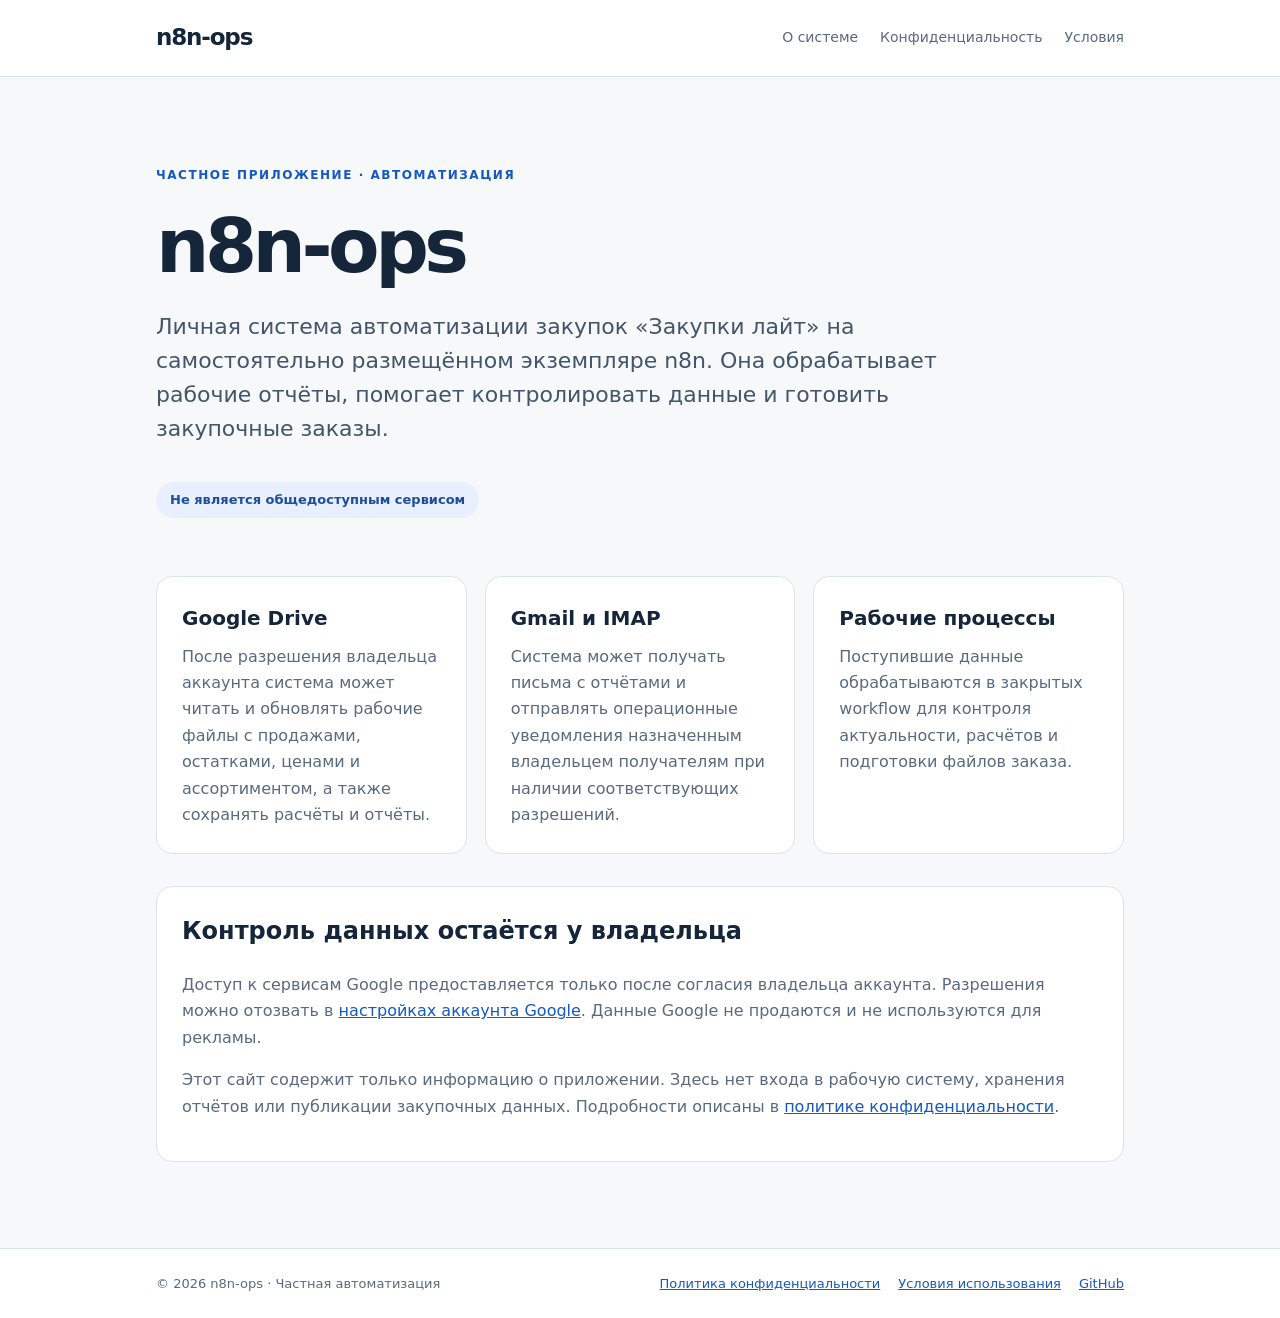
<file: index.html>
<!doctype html>
<html lang="ru">
<head>
  <meta charset="utf-8"><meta name="viewport" content="width=device-width,initial-scale=1">
  <meta name="description" content="n8n-ops — личное приложение автоматизации закупок с интеграциями Gmail и Google Drive.">
  <title>n8n-ops — автоматизация закупок</title><link rel="stylesheet" href="/styles.css">
</head>
<body>
  <header class="topbar"><div class="wrap header-inner"><a class="brand" href="/">n8n-ops</a><nav aria-label="Навигация"><a href="/">О системе</a><a href="/privacy.html">Конфиденциальность</a><a href="/terms.html">Условия</a></nav></div></header>
  <main class="wrap">
    <section class="hero"><span class="eyebrow">Частное приложение · автоматизация</span><h1>n8n-ops</h1><p class="lead">Личная система автоматизации закупок «Закупки лайт» на самостоятельно размещённом экземпляре n8n. Она обрабатывает рабочие отчёты, помогает контролировать данные и готовить закупочные заказы.</p><span class="pill">Не является общедоступным сервисом</span></section>
    <section class="columns" aria-label="Возможности">
      <article class="panel"><h2>Google Drive</h2><p>После разрешения владельца аккаунта система может читать и обновлять рабочие файлы с продажами, остатками, ценами и ассортиментом, а также сохранять расчёты и отчёты.</p></article>
      <article class="panel"><h2>Gmail и IMAP</h2><p>Система может получать письма с отчётами и отправлять операционные уведомления назначенным владельцем получателям при наличии соответствующих разрешений.</p></article>
      <article class="panel"><h2>Рабочие процессы</h2><p>Поступившие данные обрабатываются в закрытых workflow для контроля актуальности, расчётов и подготовки файлов заказа.</p></article>
    </section>
    <section class="note"><h2>Контроль данных остаётся у владельца</h2><p>Доступ к сервисам Google предоставляется только после согласия владельца аккаунта. Разрешения можно отозвать в <a href="https://myaccount.google.com/connections">настройках аккаунта Google</a>. Данные Google не продаются и не используются для рекламы.</p><p>Этот сайт содержит только информацию о приложении. Здесь нет входа в рабочую систему, хранения отчётов или публикации закупочных данных. Подробности описаны в <a href="/privacy.html">политике конфиденциальности</a>.</p></section>
  </main>
  <footer><div class="wrap footer-inner"><span>© 2026 n8n-ops · Частная автоматизация</span><div><a href="/privacy.html">Политика конфиденциальности</a><a href="/terms.html">Условия использования</a><a href="https://github.com/Stan4p/Stan4p.github.io">GitHub</a></div></div></footer>
</body>
</html>
</file>
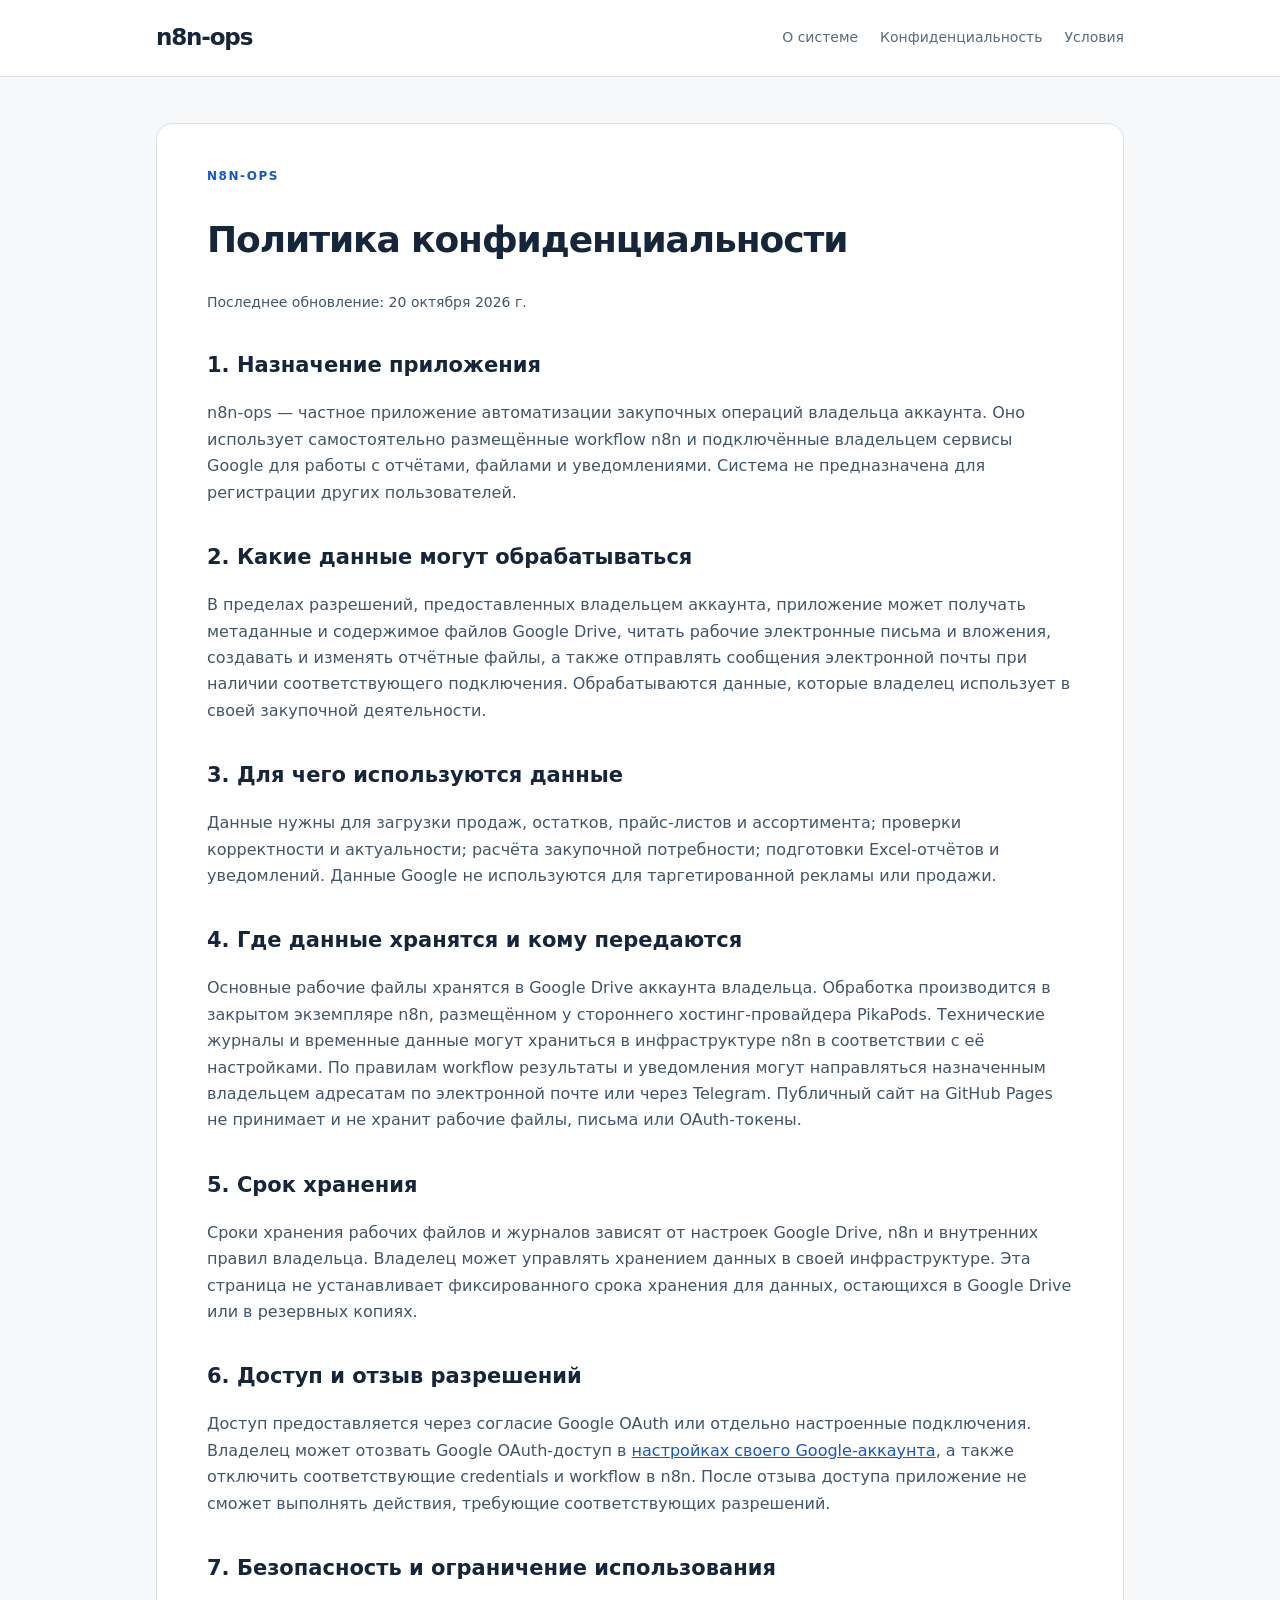
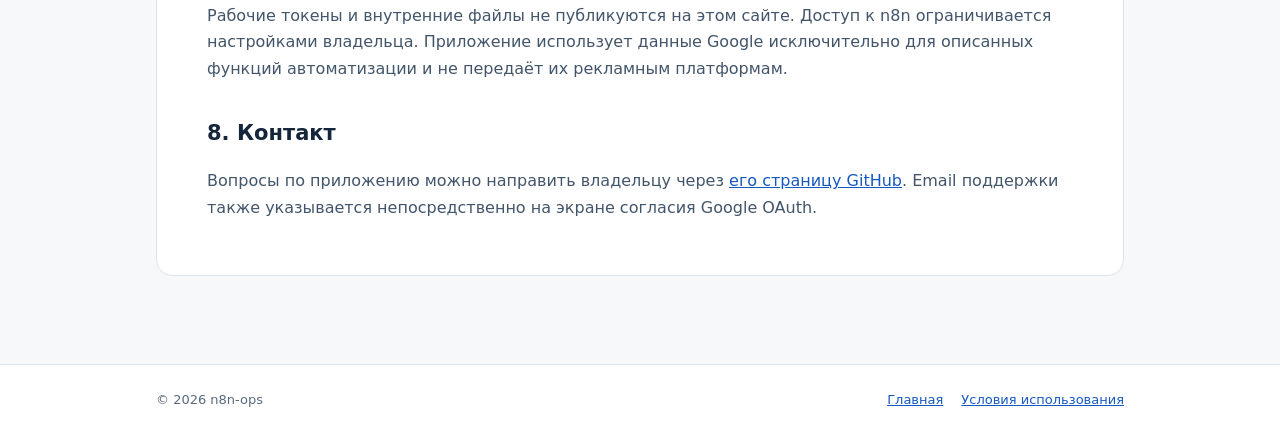
<file: privacy.html>
<!doctype html>
<html lang="ru"><head><meta charset="utf-8"><meta name="viewport" content="width=device-width,initial-scale=1"><meta name="description" content="Политика конфиденциальности частного приложения n8n-ops"><title>Политика конфиденциальности — n8n-ops</title><link rel="stylesheet" href="/styles.css"></head>
<body>
<header class="topbar"><div class="wrap header-inner"><a class="brand" href="/">n8n-ops</a><nav aria-label="Навигация"><a href="/">О системе</a><a href="/privacy.html">Конфиденциальность</a><a href="/terms.html">Условия</a></nav></div></header>
<main class="wrap"><article class="legal"><span class="eyebrow">n8n-ops</span><h1>Политика конфиденциальности</h1><p class="meta">Последнее обновление: 20 октября 2026 г.</p>
<h2>1. Назначение приложения</h2><p>n8n-ops — частное приложение автоматизации закупочных операций владельца аккаунта. Оно использует самостоятельно размещённые workflow n8n и подключённые владельцем сервисы Google для работы с отчётами, файлами и уведомлениями. Система не предназначена для регистрации других пользователей.</p>
<h2>2. Какие данные могут обрабатываться</h2><p>В пределах разрешений, предоставленных владельцем аккаунта, приложение может получать метаданные и содержимое файлов Google Drive, читать рабочие электронные письма и вложения, создавать и изменять отчётные файлы, а также отправлять сообщения электронной почты при наличии соответствующего подключения. Обрабатываются данные, которые владелец использует в своей закупочной деятельности.</p>
<h2>3. Для чего используются данные</h2><p>Данные нужны для загрузки продаж, остатков, прайс-листов и ассортимента; проверки корректности и актуальности; расчёта закупочной потребности; подготовки Excel-отчётов и уведомлений. Данные Google не используются для таргетированной рекламы или продажи.</p>
<h2>4. Где данные хранятся и кому передаются</h2><p>Основные рабочие файлы хранятся в Google Drive аккаунта владельца. Обработка производится в закрытом экземпляре n8n, размещённом у стороннего хостинг-провайдера PikaPods. Технические журналы и временные данные могут храниться в инфраструктуре n8n в соответствии с её настройками. По правилам workflow результаты и уведомления могут направляться назначенным владельцем адресатам по электронной почте или через Telegram. Публичный сайт на GitHub Pages не принимает и не хранит рабочие файлы, письма или OAuth-токены.</p>
<h2>5. Срок хранения</h2><p>Сроки хранения рабочих файлов и журналов зависят от настроек Google Drive, n8n и внутренних правил владельца. Владелец может управлять хранением данных в своей инфраструктуре. Эта страница не устанавливает фиксированного срока хранения для данных, остающихся в Google Drive или в резервных копиях.</p>
<h2>6. Доступ и отзыв разрешений</h2><p>Доступ предоставляется через согласие Google OAuth или отдельно настроенные подключения. Владелец может отозвать Google OAuth-доступ в <a href="https://myaccount.google.com/connections">настройках своего Google-аккаунта</a>, а также отключить соответствующие credentials и workflow в n8n. После отзыва доступа приложение не сможет выполнять действия, требующие соответствующих разрешений.</p>
<h2>7. Безопасность и ограничение использования</h2><p>Рабочие токены и внутренние файлы не публикуются на этом сайте. Доступ к n8n ограничивается настройками владельца. Приложение использует данные Google исключительно для описанных функций автоматизации и не передаёт их рекламным платформам.</p>
<h2>8. Контакт</h2><p>Вопросы по приложению можно направить владельцу через <a href="https://github.com/Stan4p">его страницу GitHub</a>. Email поддержки также указывается непосредственно на экране согласия Google OAuth.</p>
</article></main>
<footer><div class="wrap footer-inner"><span>© 2026 n8n-ops</span><div><a href="/">Главная</a><a href="/terms.html">Условия использования</a></div></div></footer>
</body></html>
</file>
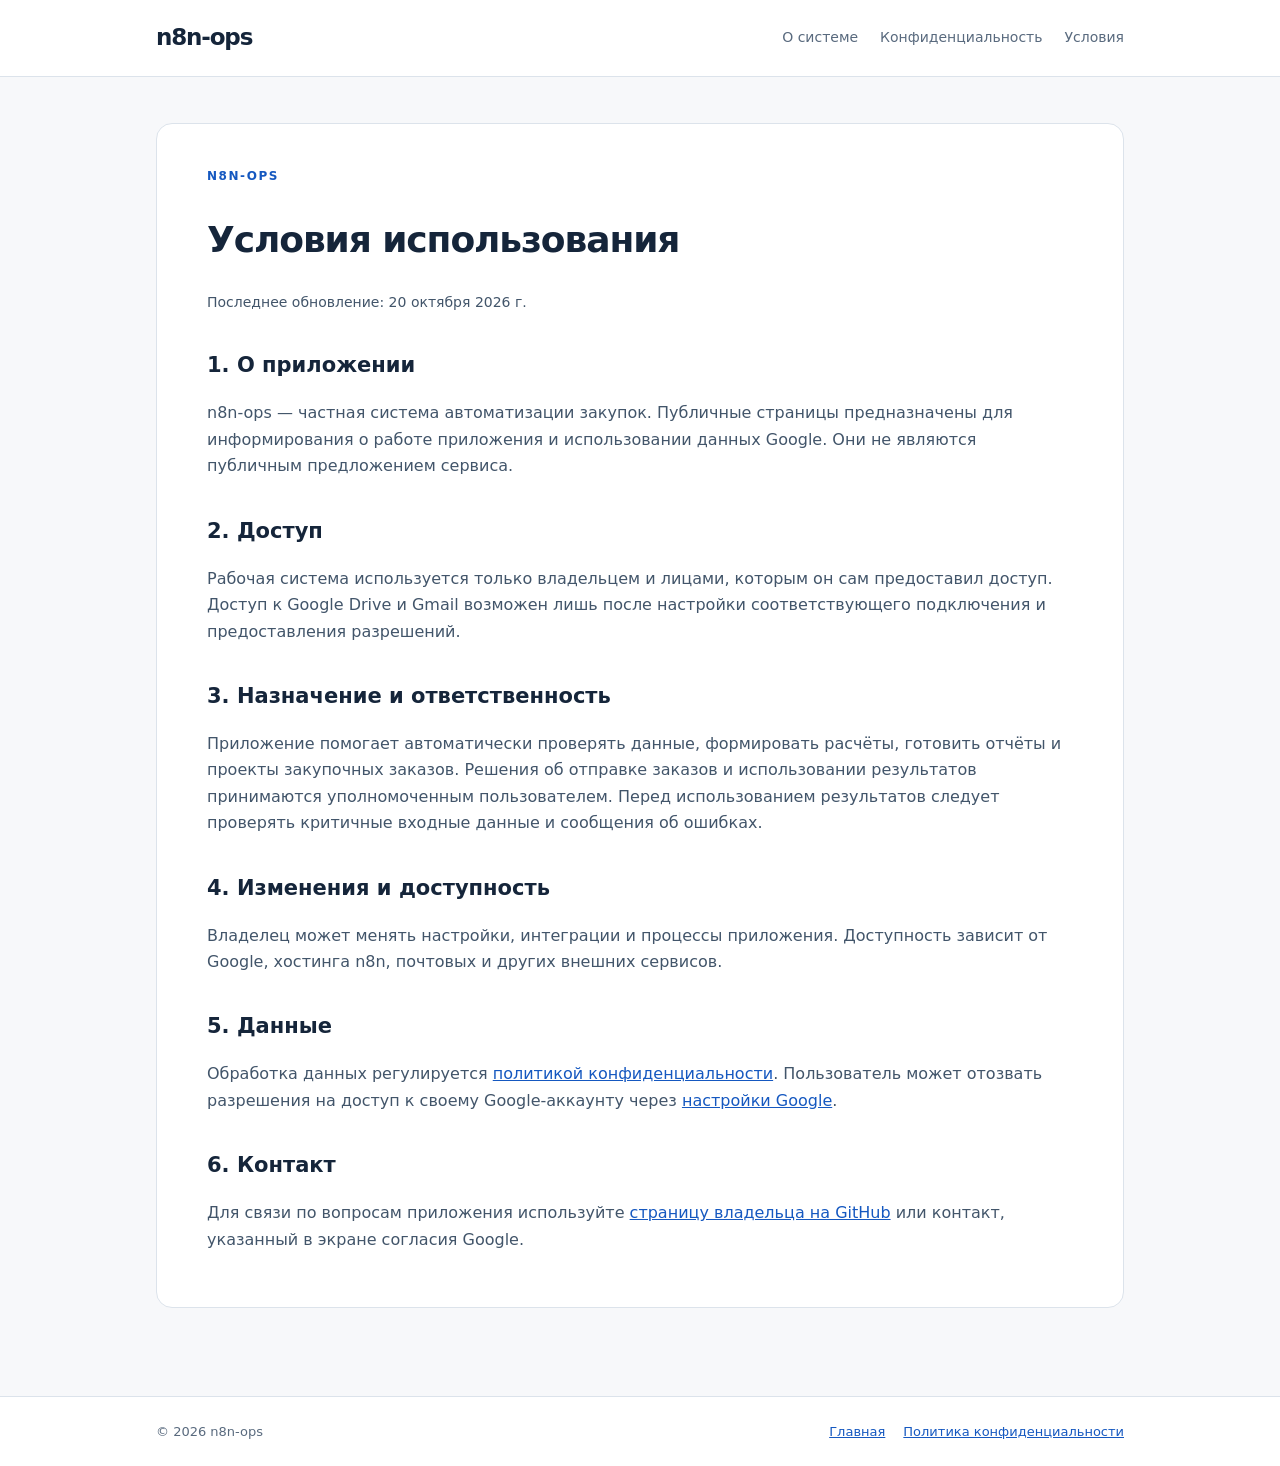
<file: terms.html>
<!doctype html>
<html lang="ru"><head><meta charset="utf-8"><meta name="viewport" content="width=device-width,initial-scale=1"><meta name="description" content="Условия использования частного приложения n8n-ops"><title>Условия использования — n8n-ops</title><link rel="stylesheet" href="/styles.css"></head>
<body>
<header class="topbar"><div class="wrap header-inner"><a class="brand" href="/">n8n-ops</a><nav aria-label="Навигация"><a href="/">О системе</a><a href="/privacy.html">Конфиденциальность</a><a href="/terms.html">Условия</a></nav></div></header>
<main class="wrap"><article class="legal"><span class="eyebrow">n8n-ops</span><h1>Условия использования</h1><p class="meta">Последнее обновление: 20 октября 2026 г.</p>
<h2>1. О приложении</h2><p>n8n-ops — частная система автоматизации закупок. Публичные страницы предназначены для информирования о работе приложения и использовании данных Google. Они не являются публичным предложением сервиса.</p>
<h2>2. Доступ</h2><p>Рабочая система используется только владельцем и лицами, которым он сам предоставил доступ. Доступ к Google Drive и Gmail возможен лишь после настройки соответствующего подключения и предоставления разрешений.</p>
<h2>3. Назначение и ответственность</h2><p>Приложение помогает автоматически проверять данные, формировать расчёты, готовить отчёты и проекты закупочных заказов. Решения об отправке заказов и использовании результатов принимаются уполномоченным пользователем. Перед использованием результатов следует проверять критичные входные данные и сообщения об ошибках.</p>
<h2>4. Изменения и доступность</h2><p>Владелец может менять настройки, интеграции и процессы приложения. Доступность зависит от Google, хостинга n8n, почтовых и других внешних сервисов.</p>
<h2>5. Данные</h2><p>Обработка данных регулируется <a href="/privacy.html">политикой конфиденциальности</a>. Пользователь может отозвать разрешения на доступ к своему Google-аккаунту через <a href="https://myaccount.google.com/connections">настройки Google</a>.</p>
<h2>6. Контакт</h2><p>Для связи по вопросам приложения используйте <a href="https://github.com/Stan4p">страницу владельца на GitHub</a> или контакт, указанный в экране согласия Google.</p>
</article></main>
<footer><div class="wrap footer-inner"><span>© 2026 n8n-ops</span><div><a href="/">Главная</a><a href="/privacy.html">Политика конфиденциальности</a></div></div></footer>
</body></html>
</file>
<file: styles.css>
:root{--bg:#f7f8fa;--ink:#15253a;--muted:#596a7e;--blue:#1558c0;--border:#dce3eb;--paper:#fff}*{box-sizing:border-box}html{scroll-behavior:smooth}body{margin:0;font:16px/1.65 system-ui,-apple-system,Segoe UI,Roboto,Arial,sans-serif;color:var(--ink);background:var(--bg)}a{color:var(--blue)}.wrap{max-width:1024px;margin:0 auto;padding:0 28px}.topbar{background:var(--paper);border-bottom:1px solid var(--border)}.header-inner{display:flex;align-items:center;justify-content:space-between;gap:20px;min-height:76px}.brand{font-size:23px;letter-spacing:-.05em;font-weight:800;text-decoration:none;color:var(--ink)}nav{display:flex;gap:22px;flex-wrap:wrap}nav a{text-decoration:none;color:var(--muted);font-size:14px}nav a:hover,a:hover{text-decoration:underline}.hero{padding:84px 0 58px}.eyebrow{text-transform:uppercase;letter-spacing:.13em;font-weight:700;color:var(--blue);font-size:12px}.hero h1{font-size:clamp(44px,8vw,75px);letter-spacing:-.06em;line-height:1.1;margin:18px 0}.hero .lead{font-size:clamp(17px,2.3vw,22px);max-width:810px;color:#42556a;line-height:1.55}.pill{display:inline-block;margin-top:14px;background:#e8efff;color:#1e4d9a;border-radius:24px;padding:7px 14px;font-size:13px;font-weight:600}.columns{display:grid;grid-template-columns:repeat(3,minmax(0,1fr));gap:18px;padding:0 0 32px}.panel,.note,.legal{border:1px solid var(--border);border-radius:16px;background:var(--paper);padding:25px}.panel h2{margin:0 0 9px;font-size:20px}.panel p{margin:0;color:var(--muted)}.note{margin-bottom:86px}.note h2{margin-top:0}.note p{color:var(--muted)}.legal{margin:46px 0 88px;padding:38px 50px}.legal h1{font-size:36px;letter-spacing:-.03em;line-height:1.2}.legal h2{margin-top:34px;font-size:21px}.legal p,.legal li{color:#42556a}.legal ul{padding-left:24px}.meta{color:var(--muted);font-size:14px}footer{border-top:1px solid var(--border);background:var(--paper)}.footer-inner{display:flex;gap:16px;justify-content:space-between;align-items:center;flex-wrap:wrap;padding-top:24px;padding-bottom:24px;color:var(--muted);font-size:13px}.footer-inner div{display:flex;gap:18px;flex-wrap:wrap}@media(max-width:760px){.header-inner{align-items:flex-start;flex-direction:column;padding-top:15px;padding-bottom:16px}nav{gap:15px}.hero{padding:48px 0 35px}.columns{grid-template-columns:1fr}.legal{padding:25px}.wrap{padding-left:19px;padding-right:19px}}
</file>
